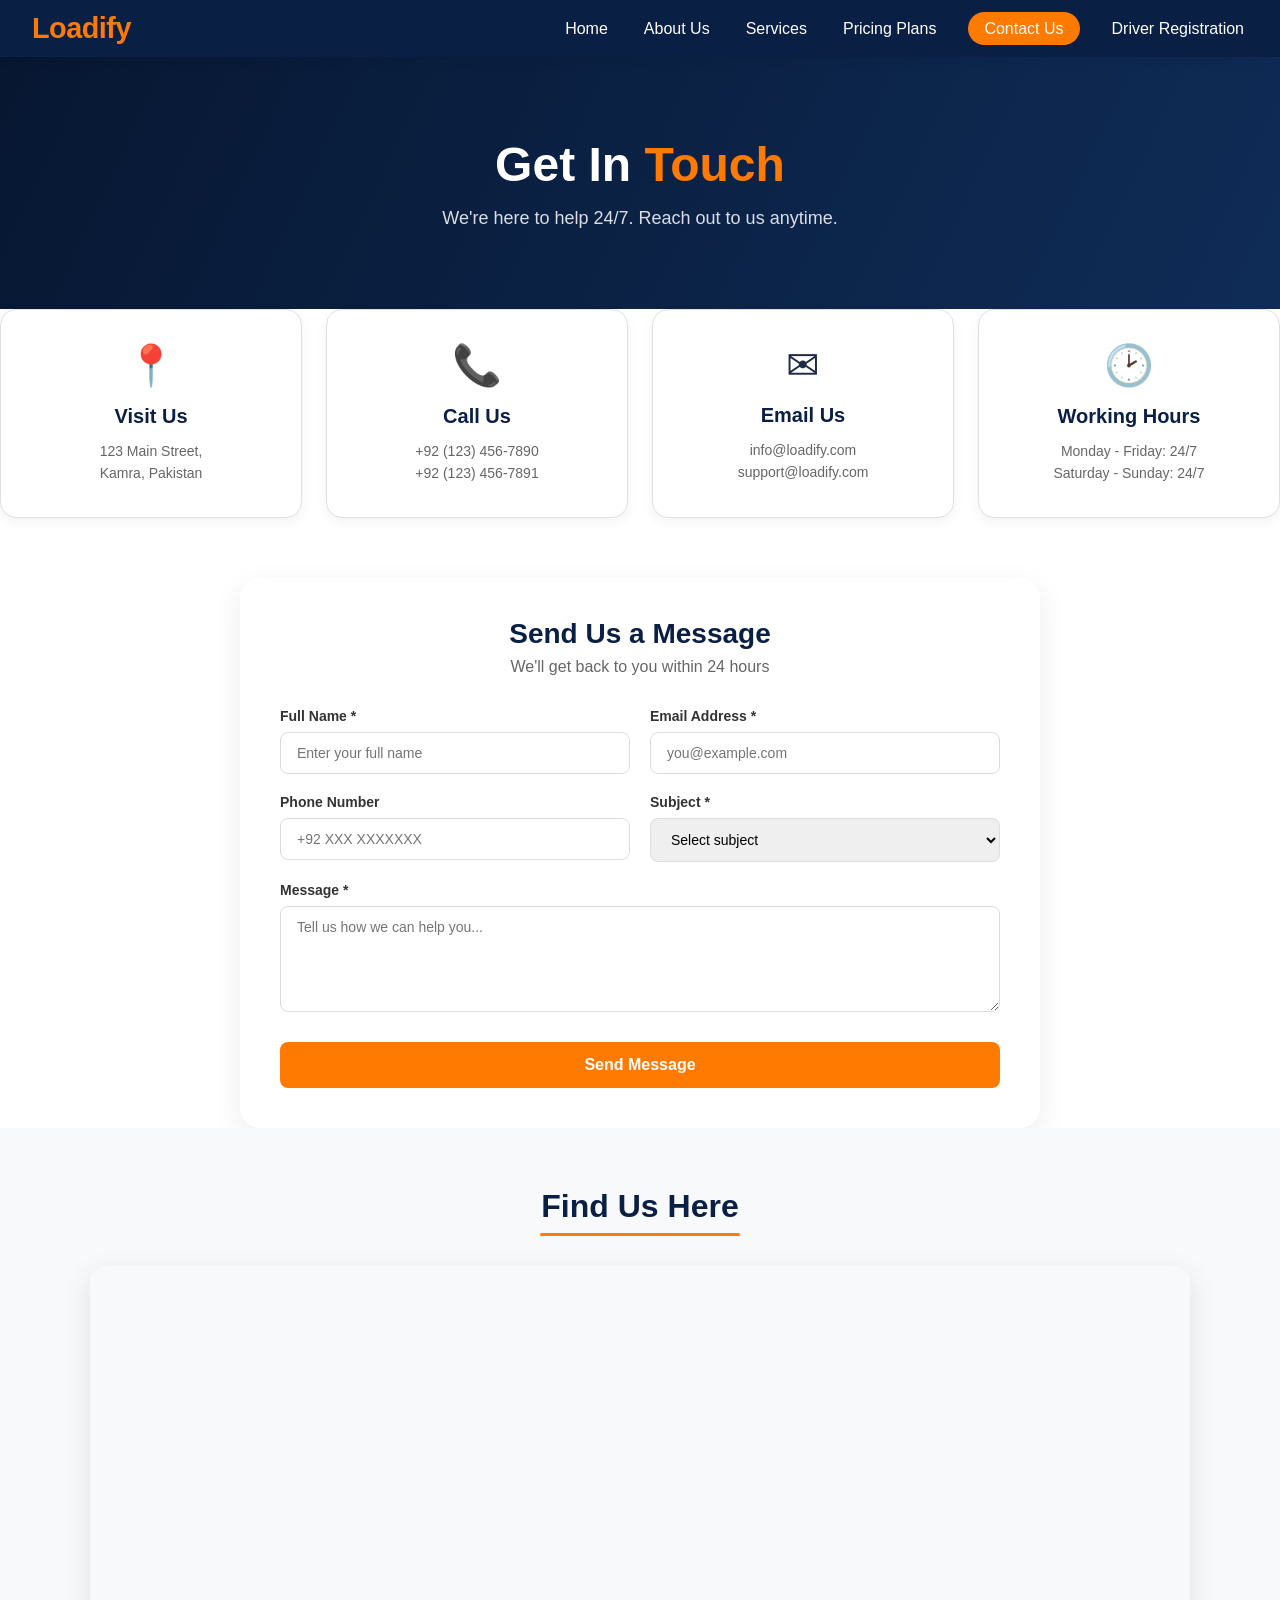
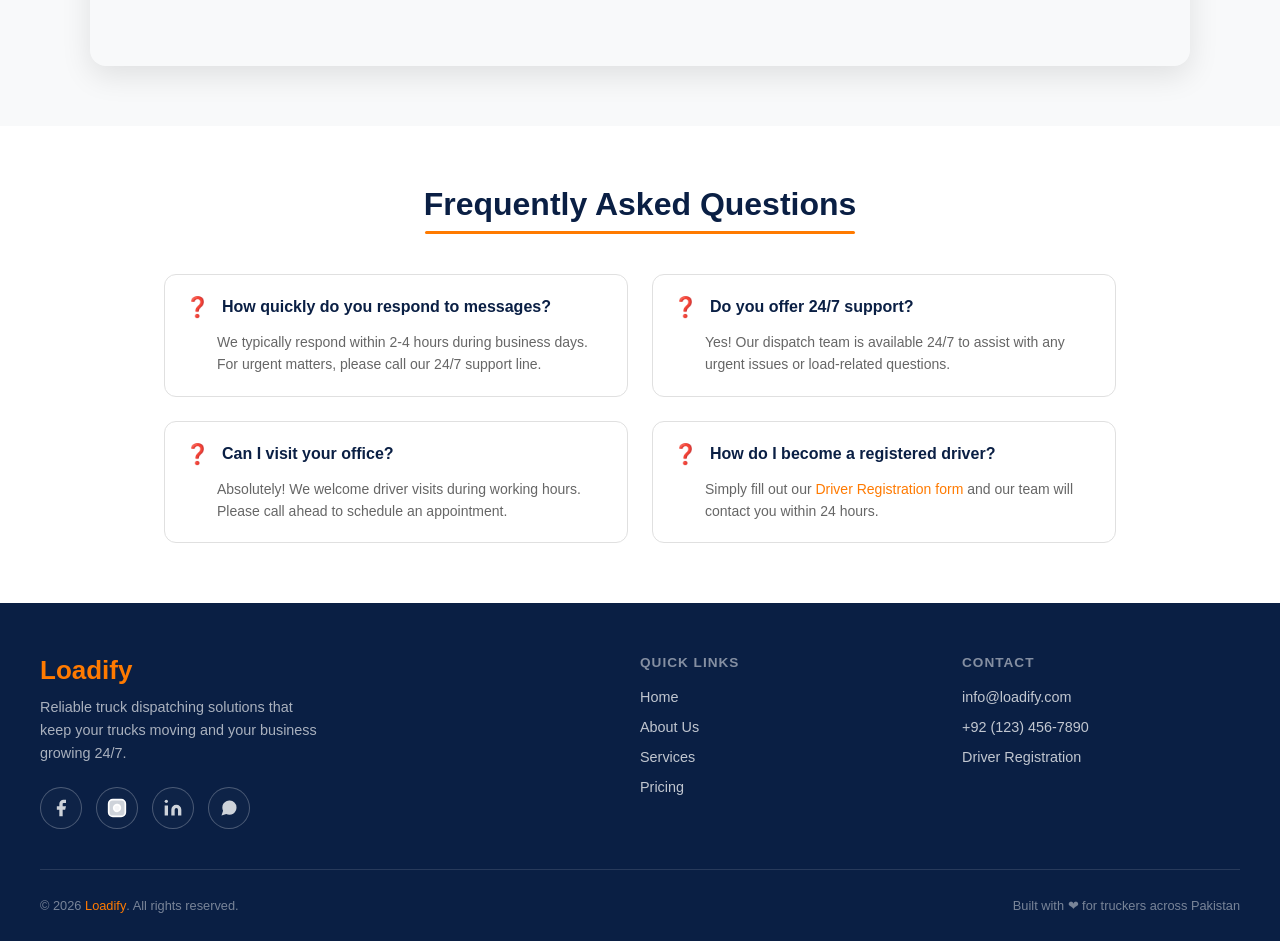
<file: contact.html>
<!DOCTYPE html>
<html lang="en">

<head>
    <meta charset="UTF-8">
    <meta name="viewport" content="width=device-width, initial-scale=1.0">
    <title>Contact Us - Loadify</title>
    <link rel="stylesheet" href="./style/nav.css">
    <link rel="stylesheet" href="./style/contact.css">
    <link rel="stylesheet" href="./style/footer.css">

    <link rel="icon" href="./assets/images/Truck1.jpg">
</head>

<body>
    <header class="heading">
        <h2>Loadify</h2>
        <div class="navbar">
            <ul>
                <li><a href="index.html">Home</a></li>
                <li><a href="index.html#about">About Us</a></li>
                <li><a href="services.html">Services</a></li>
                <li><a href="pricing.html">Pricing Plans</a></li>
                <li><a href="contact.html" class="active">Contact Us</a></li>
                <li><a href="driver.html">Driver Registration</a></li>
            </ul>
        </div>
    </header>

    <!-- Hero Section -->
    <section class="contact-hero">
        <h1>Get In <span>Touch</span></h1>
        <p>We're here to help 24/7. Reach out to us anytime.</p>
    </section>

    <!-- Contact Section -->
<div class="contact-info">
    <div class="info-card">
        <div class="info-icon">&#128205;</div>
        <h3>Visit Us</h3>
        <p>123 Main Street,<br>Kamra, Pakistan</p>
    </div>

    <div class="info-card">
        <div class="info-icon">&#128222;</div>
        <h3>Call Us</h3>
        <p>+92 (123) 456-7890<br>+92 (123) 456-7891</p>
    </div>

    <div class="info-card">
        <div class="info-icon">&#9993;</div>
        <h3>Email Us</h3>
        <p>info@loadify.com<br>support@loadify.com</p>
    </div>

    <div class="info-card">
        <div class="info-icon">&#128337;</div>  
        <h3>Working Hours</h3>
        <p>Monday - Friday: 24/7<br>Saturday - Sunday: 24/7</p>
    </div>
</div>

        <!-- Contact Form -->
        <div class="contact-form-container">
            <div class="form-header">
                <h2>Send Us a Message</h2>
                <p>We'll get back to you within 24 hours</p>
            </div>

            <form class="contact-form" id="contactForm">
                <div class="form-row">
                    <div class="form-group">
                        <label for="name">Full Name *</label>
                        <input type="text" id="name" name="name" required placeholder="Enter your full name">
                    </div>
                    <div class="form-group">
                        <label for="email">Email Address *</label>
                        <input type="email" id="email" name="email" required placeholder="you@example.com">
                    </div>
                </div>

                <div class="form-row">
                    <div class="form-group">
                        <label for="phone">Phone Number</label>
                        <input type="tel" id="phone" name="phone" placeholder="+92 XXX XXXXXXX">
                    </div>
                    <div class="form-group">
                        <label for="subject">Subject *</label>
                        <select id="subject" name="subject" required>
                            <option value="">Select subject</option>
                            <option value="general">General Inquiry</option>
                            <option value="support">Support Request</option>
                            <option value="partnership">Partnership Opportunity</option>
                            <option value="billing">Billing Question</option>
                            <option value="other">Other</option>
                        </select>
                    </div>
                </div>

                <div class="form-group">
                    <label for="message">Message *</label>
                    <textarea id="message" name="message" rows="5" required
                        placeholder="Tell us how we can help you..."></textarea>
                </div>

                <button type="submit" class="submit-btn">Send Message</button>
            </form>
        </div>
    </section>

    <!-- Map Section -->
    <section class="map-section">
        <h2>Find Us Here</h2>
        <div class="section-accent"></div>
        <div class="map-container">
            <iframe
                src="https://www.google.com/maps/embed?pb=!1m18!1m12!1m3!1d28955.668470918923!2d67.0011!3d24.8607!2m3!1f0!2f0!3f0!3m2!1i1024!2i768!4f13.1!3m3!1m2!1s0x3eb33e0666b8b2b1%3A0x8b7c8b2b1b2b1b2!2sKarachi!5e0!3m2!1sen!2s!4v1700000000000!5m2!1sen!2s"
                width="100%" height="400" style="border:0;" allowfullscreen="" loading="lazy">
            </iframe>
        </div>
    </section>

    <!-- FAQ Section -->
    <section class="contact-faq">
        <h2>Frequently Asked Questions</h2>
        <div class="section-accent-ques"></div>
        <div class="faq-grid">
            <div class="faq-item">
                <div class="faq-question">
                    <span>&#10067;</span>
                    <h4>How quickly do you respond to messages?</h4>
                </div>
                <div class="faq-answer">
                    <p>We typically respond within 2-4 hours during business days. For urgent matters, please call our
                        24/7 support line.</p>
                </div>
            </div>
            <div class="faq-item">
                <div class="faq-question">
                    <span>&#10067;</span>
                    <h4>Do you offer 24/7 support?</h4>
                </div>
                <div class="faq-answer">
                    <p>Yes! Our dispatch team is available 24/7 to assist with any urgent issues or load-related
                        questions.</p>
                </div>
            </div>
            <div class="faq-item">
                <div class="faq-question">
                    <span>&#10067;</span>
                    <h4>Can I visit your office?</h4>
                </div>
                <div class="faq-answer">
                    <p>Absolutely! We welcome driver visits during working hours. Please call ahead to schedule an
                        appointment.</p>
                </div>
            </div>
            <div class="faq-item">
                <div class="faq-question">
                    <span>&#10067;</span>
                    <h4>How do I become a registered driver?</h4>
                </div>
                <div class="faq-answer">
                    <p>Simply fill out our <a href="driver.html">Driver Registration form</a> and our team will contact
                        you within 24 hours.</p>
                </div>
            </div>
        </div>
    </section>

    <footer id="contact">
        <div class="footer-inner">
            <div class="footer-top">
                <div class="footer-brand">
                    <h2>Loadify</h2>
                    <p>Reliable truck dispatching solutions that keep your trucks moving and your business growing
                        24/7.</p>
                    <div class="social-row">
                        <a href="#" class="social-icon">
                            <svg width="18" height="18" viewBox="0 0 24 24" fill="white">
                                <path d="M18 2h-3a5 5 0 0 0-5 5v3H7v4h3v8h4v-8h3l1-4h-4V7a1 1 0 0 1 1-1h3z" />
                            </svg>
                        </a>
                        <a href="#" class="social-icon">
                            <svg width="18" height="18" viewBox="0 0 24 24" fill="none" stroke="white" stroke-width="2">
                                <rect x="2" y="2" width="20" height="20" rx="5" ry="5" />
                                <path d="M16 11.37A4 4 0 1 1 12.63 8 4 4 0 0 1 16 11.37z" />
                                <line x1="17.5" y1="6.5" x2="17.51" y2="6.5" />
                            </svg>
                        </a>
                        <a href="#" class="social-icon">
                            <svg width="18" height="18" viewBox="0 0 24 24" fill="white">
                                <path
                                    d="M16 8a6 6 0 0 1 6 6v7h-4v-7a2 2 0 0 0-2-2 2 2 0 0 0-2 2v7h-4v-7a6 6 0 0 1 6-6z" />
                                <rect x="2" y="9" width="4" height="12" />
                                <circle cx="4" cy="4" r="2" />
                            </svg>
                        </a>
                        <a href="https://wa.me/1234567890" class="social-icon">
                            <svg width="18" height="18" viewBox="0 0 24 24" fill="white">
                                <path
                                    d="M21 11.5a8.38 8.38 0 0 1-.9 3.8 8.5 8.5 0 0 1-7.6 4.7 8.38 8.38 0 0 1-3.8-.9L3 21l1.9-5.7a8.38 8.38 0 0 1-.9-3.8 8.5 8.5 0 0 1 4.7-7.6 8.38 8.38 0 0 1 3.8-.9h.5a8.48 8.48 0 0 1 8 8v.5z" />
                            </svg>
                        </a>
                    </div>
                </div>
                <div class="footer-col">
                    <h4>Quick Links</h4>
                    <ul>
                        <li><a href="index.html">Home</a></li>
                        <li><a href="index.html#about">About Us</a></li>
                        <li><a href="services.html">Services</a></li>
                        <li><a href="pricing.html">Pricing</a></li>
                    </ul>
                </div>
                <div class="footer-col">
                    <h4>Contact</h4>
                    <ul>
                        <li><a href="mailto:info@loadify.com">info@loadify.com</a></li>
                        <li><a href="tel:+921234567890">+92 (123) 456-7890</a></li>
                        <li><a href="driver.html">Driver Registration</a></li>
                    </ul>
                </div>
            </div>
            <div class="footer-bottom">
                <p>© 2026 <span>Loadify</span>. All rights reserved.</p>
                <p>Built with &#10084; for truckers across Pakistan</p>
            </div>
        </div>
    </footer>
</body>

</html>
</file>
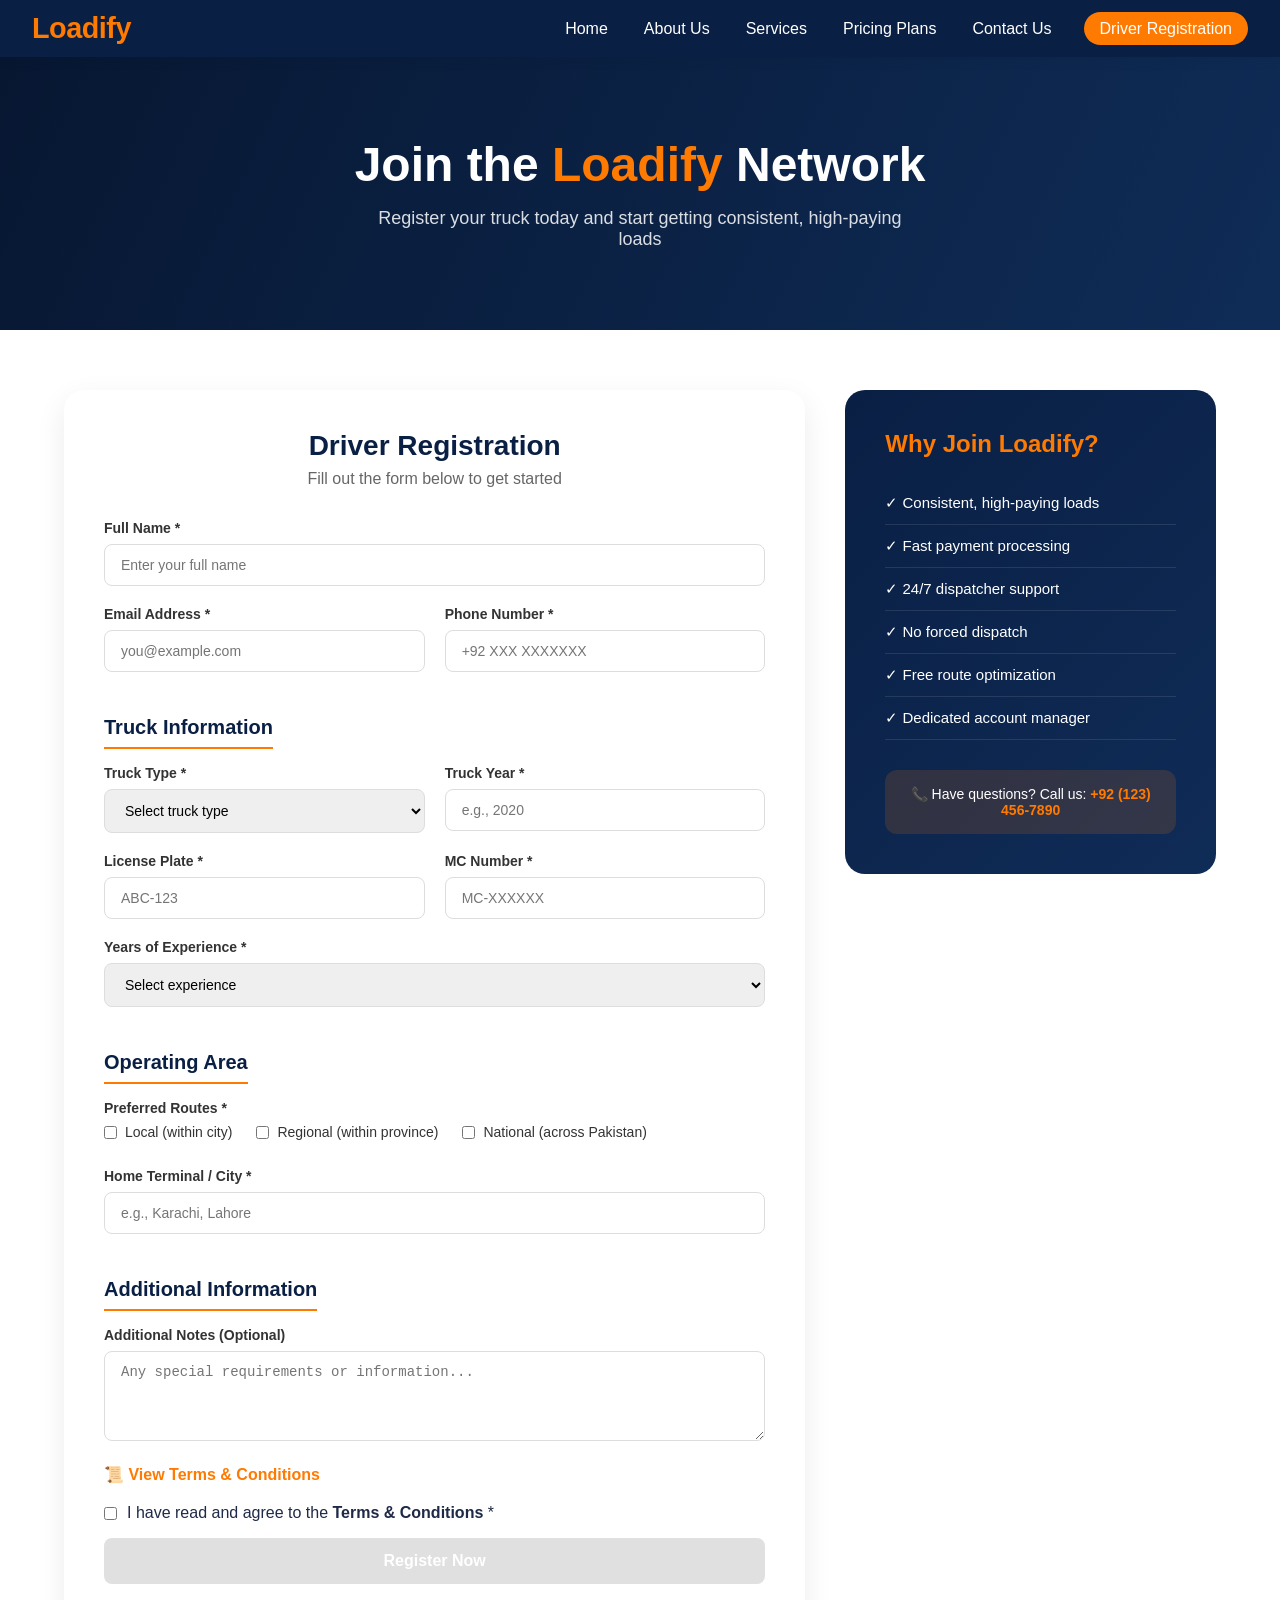
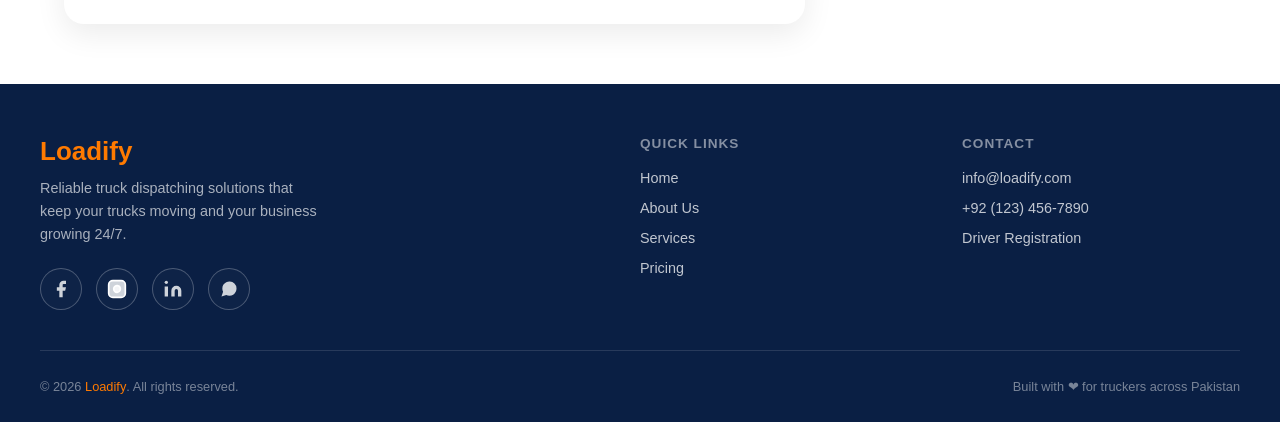
<file: driver.html>
<!DOCTYPE html>
<html lang="en">

<head>
    <meta charset="UTF-8">
    <meta name="viewport" content="width=device-width, initial-scale=1.0">
    <title>Driver Registration - Loadify</title>
    <link rel="stylesheet" href="./style/nav.css">
    <link rel="stylesheet" href="./style/driver.css">
    <link rel="stylesheet" href="./style/footer.css">

    <link rel="icon" href="./assets/images/Truck1.jpg">

</head>

<body>
    <header class="heading">
        <h2>Loadify</h2>
        <div class="navbar">
            <ul>
                <li><a href="index.html">Home</a></li>
                <li><a href="index.html#about">About Us</a></li>
                <li><a href="services.html">Services</a></li>
                <li><a href="pricing.html">Pricing Plans</a></li>
                <li><a href="contact.html">Contact Us</a></li>
                <li><a href="driver.html" class="active">Driver Registration</a></li>
            </ul>
        </div>
    </header>

    <section class="driver-hero">
        <h1>Join the <span>Loadify</span> Network</h1>
        <p>Register your truck today and start getting consistent, high-paying loads</p>
    </section>

    <section class="registration-section">
        <div class="form-container">
            <div class="form-header">
                <h2>Driver Registration</h2>
                <p>Fill out the form below to get started</p>
            </div>

            <form class="driver-form" id="driverForm">
                <div class="form-group">
                    <label for="fullName">Full Name *</label>
                    <input type="text" id="fullName" name="fullName" required placeholder="Enter your full name">
                </div>

                <div class="form-row">
                    <div class="form-group">
                        <label for="email">Email Address *</label>
                        <input type="email" id="email" name="email" required placeholder="you@example.com">
                    </div>
                    <div class="form-group">
                        <label for="phone">Phone Number *</label>
                        <input type="tel" id="phone" name="phone" required placeholder="+92 XXX XXXXXXX">
                    </div>
                </div>

                <h3 class="section-title">Truck Information</h3>

                <div class="form-row">
                    <div class="form-group">
                        <label for="truckType">Truck Type *</label>
                        <select id="truckType" name="truckType" required>
                            <option value="">Select truck type</option>
                            <option value="dryvan">Dry Van</option>
                            <option value="reefer">Reefer</option>
                            <option value="flatbed">Flatbed</option>
                            <option value="stepdeck">Step Deck</option>
                            <option value="lowboy">Lowboy</option>
                        </select>
                    </div>
                    <div class="form-group">
                        <label for="truckYear">Truck Year *</label>
                        <input type="number" id="truckYear" name="truckYear" required placeholder="e.g., 2020">
                    </div>
                </div>

                <div class="form-row">
                    <div class="form-group">
                        <label for="licensePlate">License Plate *</label>
                        <input type="text" id="licensePlate" name="licensePlate" required placeholder="ABC-123">
                    </div>
                    <div class="form-group">
                        <label for="mcNumber">MC Number *</label>
                        <input type="text" id="mcNumber" name="mcNumber" required placeholder="MC-XXXXXX">
                    </div>
                </div>

                <div class="form-group">
                    <label for="experience">Years of Experience *</label>
                    <select id="experience" name="experience" required>
                        <option value="">Select experience</option>
                        <option value="0-1">Less than 1 year</option>
                        <option value="1-3">1-3 years</option>
                        <option value="3-5">3-5 years</option>
                        <option value="5-10">5-10 years</option>
                        <option value="10+">10+ years</option>
                    </select>
                </div>

                <h3 class="section-title">Operating Area</h3>

                <div class="form-group">
                    <label>Preferred Routes *</label>
                    <div class="checkbox-group">
                        <label><input type="checkbox" name="routes" value="local"> Local (within city)</label>
                        <label><input type="checkbox" name="routes" value="regional"> Regional (within province)</label>
                        <label><input type="checkbox" name="routes" value="national"> National (across Pakistan)</label>
                    </div>
                </div>

                <div class="form-group">
                    <label for="homeTerminal">Home Terminal / City *</label>
                    <input type="text" id="homeTerminal" name="homeTerminal" required
                        placeholder="e.g., Karachi, Lahore">
                </div>

                <h3 class="section-title">Additional Information</h3>

                <div class="form-group">
                    <label for="notes">Additional Notes (Optional)</label>
                    <textarea id="notes" name="notes" rows="4"
                        placeholder="Any special requirements or information..."></textarea>
                </div>

                <!-- Terms & Conditions with Dropdown -->
                <div class="terms-container">
                    <a href="#" class="terms-link" id="termsLink">📜 View Terms & Conditions</a>
                    <div class="terms-dropdown" id="termsDropdown">
                        <h3>1. Acceptance of Terms</h3>
                        <p>By registering as a driver with Loadify, you agree to comply with these Terms & Conditions.
                        </p>

                        <h3>2. Services Provided</h3>
                        <p>Loadify provides dispatching services including load finding, rate negotiation, route
                            optimization and payment processing.</p>

                        <h3>3. Driver Responsibilities</h3>
                        <ul>
                            <li>Maintain valid licenses, permits and insurance</li>
                            <li>Follow all traffic laws and safety regulations</li>
                            <li>Communicate promptly about delays or issues</li>
                            <li>Provide accurate documentation for each load</li>
                        </ul>

                        <h3>4. Payment Terms</h3>
                        <p>Loadify charges a commission fee of 8-12% per load. Payments are processed within 7-14
                            business days.</p>

                        <h3>5. Termination</h3>
                        <p>Either party may terminate this agreement with 7 days written notice.</p>

                        <h3>6. Limitation of Liability</h3>
                        <p>Loadify is not liable for lost revenue, delays caused by brokers, or mechanical issues.</p>

                        <h3>7. Privacy Policy</h3>
                        <p>Your personal information will be used solely for dispatching purposes.</p>

                        <h3>8. Governing Law</h3>
                        <p>These terms are governed by the laws of Pakistan.</p>
                    </div>
                </div>

                <div class="checkbox-label">
                    <input type="checkbox" id="termsCheckbox">
                    <span>I have read and agree to the <strong>Terms & Conditions</strong> *</span>
                </div>

                <div class="error-message" id="termsError">
                    &#9888; Please accept the Terms & Conditions to register
                </div>

                <button type="submit" class="submit-btn" id="submitBtn" disabled>Register Now</button>
            </form>
        </div>

        <div class="benefits-sidebar">
            <h3>Why Join Loadify?</h3>
            <ul>
                <li>✓ Consistent, high-paying loads</li>
                <li>✓ Fast payment processing</li>
                <li>✓ 24/7 dispatcher support</li>
                <li>✓ No forced dispatch</li>
                <li>✓ Free route optimization</li>
                <li>✓ Dedicated account manager</li>
            </ul>
            <div class="benefits-note">
                <p>&#128222; Have questions? Call us: <strong>+92 (123) 456-7890</strong></p>
            </div>
        </div>
    </section>

    <footer id="contact">
        <div class="footer-inner">
            <div class="footer-top">
                <div class="footer-brand">
                    <h2>Loadify</h2>
                    <p>Reliable truck dispatching solutions that keep your trucks moving and your business growing
                        24/7.</p>
                    <div class="social-row">
                        <a href="#" class="social-icon">
                            <svg width="18" height="18" viewBox="0 0 24 24" fill="white">
                                <path d="M18 2h-3a5 5 0 0 0-5 5v3H7v4h3v8h4v-8h3l1-4h-4V7a1 1 0 0 1 1-1h3z" />
                            </svg>
                        </a>
                        <a href="#" class="social-icon">
                            <svg width="18" height="18" viewBox="0 0 24 24" fill="none" stroke="white" stroke-width="2">
                                <rect x="2" y="2" width="20" height="20" rx="5" ry="5" />
                                <path d="M16 11.37A4 4 0 1 1 12.63 8 4 4 0 0 1 16 11.37z" />
                                <line x1="17.5" y1="6.5" x2="17.51" y2="6.5" />
                            </svg>
                        </a>
                        <a href="#" class="social-icon">
                            <svg width="18" height="18" viewBox="0 0 24 24" fill="white">
                                <path
                                    d="M16 8a6 6 0 0 1 6 6v7h-4v-7a2 2 0 0 0-2-2 2 2 0 0 0-2 2v7h-4v-7a6 6 0 0 1 6-6z" />
                                <rect x="2" y="9" width="4" height="12" />
                                <circle cx="4" cy="4" r="2" />
                            </svg>
                        </a>
                        <a href="https://wa.me/1234567890" class="social-icon">
                            <svg width="18" height="18" viewBox="0 0 24 24" fill="white">
                                <path
                                    d="M21 11.5a8.38 8.38 0 0 1-.9 3.8 8.5 8.5 0 0 1-7.6 4.7 8.38 8.38 0 0 1-3.8-.9L3 21l1.9-5.7a8.38 8.38 0 0 1-.9-3.8 8.5 8.5 0 0 1 4.7-7.6 8.38 8.38 0 0 1 3.8-.9h.5a8.48 8.48 0 0 1 8 8v.5z" />
                            </svg>
                        </a>
                    </div>
                </div>
                <div class="footer-col">
                    <h4>Quick Links</h4>
                    <ul>
                        <li><a href="index.html">Home</a></li>
                        <li><a href="index.html#about">About Us</a></li>
                        <li><a href="services.html">Services</a></li>
                        <li><a href="pricing.html">Pricing</a></li>
                    </ul>
                </div>
                <div class="footer-col">
                    <h4>Contact</h4>
                    <ul>
                        <li><a href="mailto:info@loadify.com">info@loadify.com</a></li>
                        <li><a href="tel:+921234567890">+92 (123) 456-7890</a></li>
                        <li><a href="driver.html">Driver Registration</a></li>
                    </ul>
                </div>
            </div>
            <div class="footer-bottom">
                <p>© 2026 <span>Loadify</span>. All rights reserved.</p>
                <p>Built with &#10084; for truckers across Pakistan</p>
            </div>
        </div>
    </footer>

    <script src="javascript/driver.js"></script>
</body>

</html>
</file>
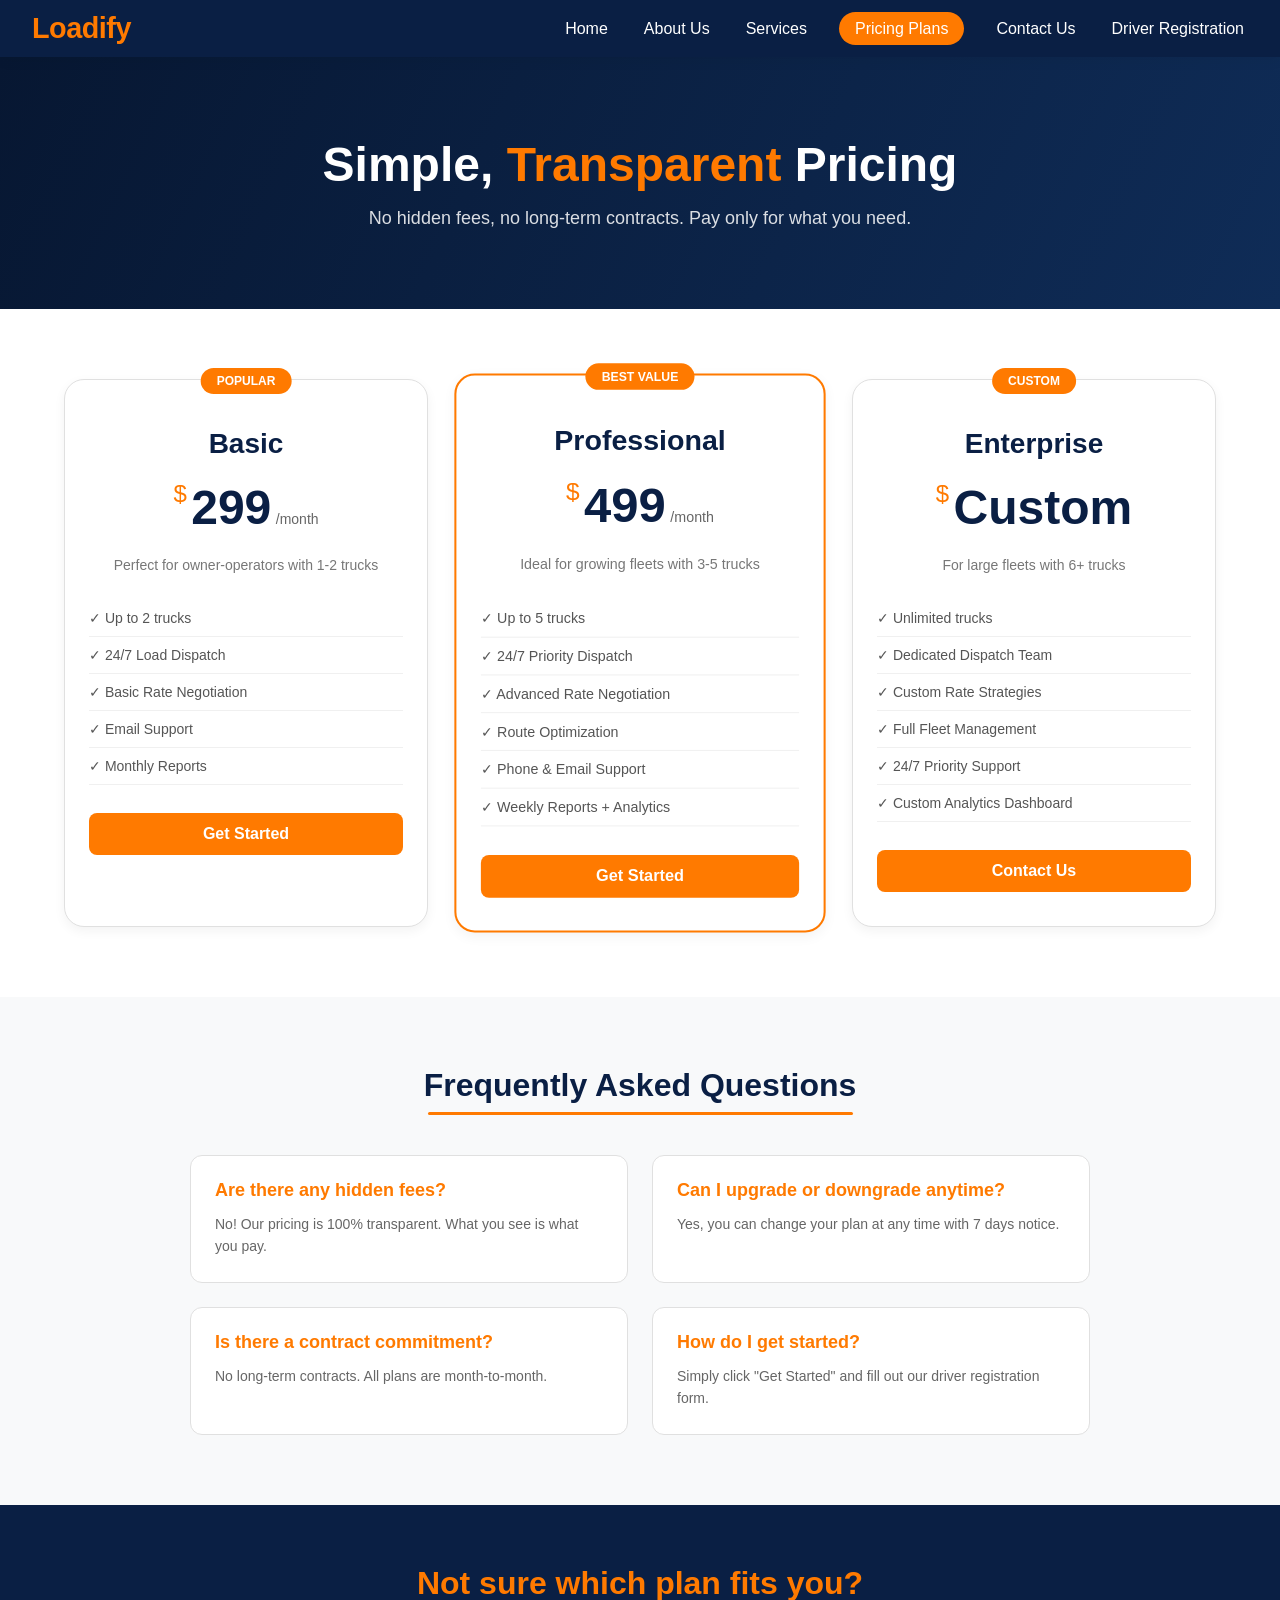
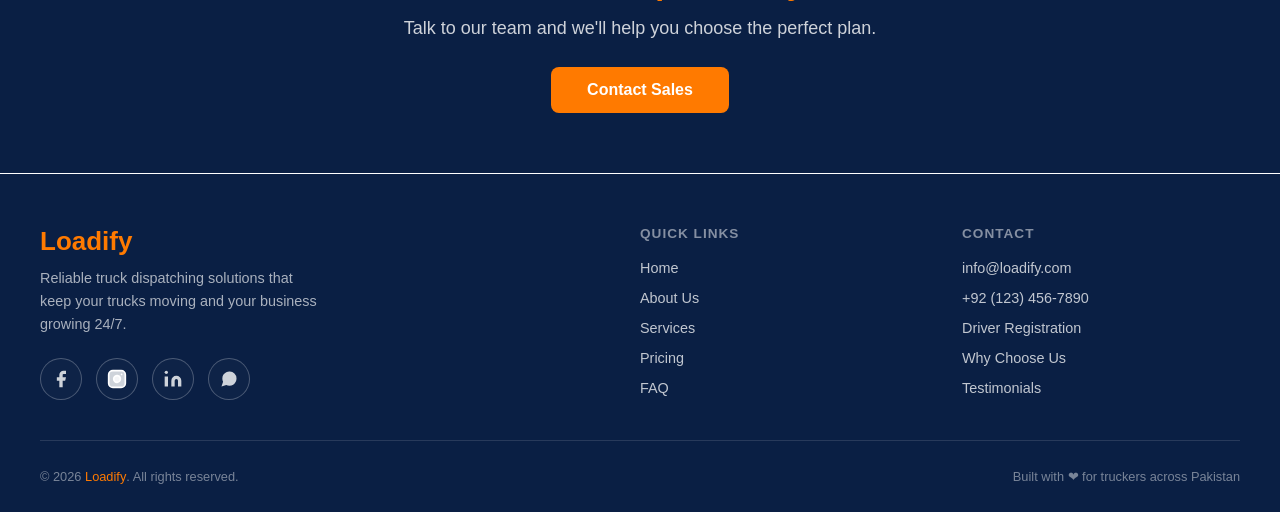
<file: pricing.html>
<!DOCTYPE html>
<html lang="en">

<head>
    <meta charset="UTF-8">
    <meta name="viewport" content="width=device-width, initial-scale=1.0">
    <title>Pricing Plans</title>
    <link rel="stylesheet" href="./style/nav.css">
    <link rel="stylesheet" href="./style/pricing.css">
    <link rel="stylesheet" href="./style/footer.css">

    <link rel="icon" href="./assets/images/Truck1.jpg">
</head>

<body>
    <header class="heading">
        <h2>Loadify</h2>
        <div class="navbar">
            <ul>
                <li><a href="index.html">Home</a></li>
                <li><a href="index.html#about">About Us</a></li>
                <li><a href="services.html">Services</a></li>
                <li><a href="pricing.html" class="active">Pricing Plans</a></li>
                <li><a href="contact.html">Contact Us</a></li>
                <li><a href="driver.html">Driver Registration</a></li>
            </ul>
        </div>
    </header>

    <!-- Hero Section -->
    <section class="pricing-hero">
        <h1>Simple, <span>Transparent</span> Pricing</h1>
        <p>No hidden fees, no long-term contracts. Pay only for what you need.</p>
    </section>

    <!-- Pricing Cards -->
    <section class="pricing-section">
        <div class="pricing-grid">
            
            <!-- Basic Plan -->
            <div class="pricing-card">
                <div class="plan-badge">Popular</div>
                <h3>Basic</h3>
                <div class="price">
                    <span class="currency">$</span>
                    <span class="amount">299</span>
                    <span class="period">/month</span>
                </div>
                <p class="plan-desc">Perfect for owner-operators with 1-2 trucks</p>
                <ul class="plan-features">
                    <li>✓ Up to 2 trucks</li>
                    <li>✓ 24/7 Load Dispatch</li>
                    <li>✓ Basic Rate Negotiation</li>
                    <li>✓ Email Support</li>
                    <li>✓ Monthly Reports</li>
                </ul>
                <a href="driver.html" class="plan-btn">Get Started</a>
            </div>

            <!-- Professional Plan -->
            <div class="pricing-card featured">
                <div class="plan-badge">Best Value</div>
                <h3>Professional</h3>
                <div class="price">
                    <span class="currency">$</span>
                    <span class="amount">499</span>
                    <span class="period">/month</span>
                </div>
                <p class="plan-desc">Ideal for growing fleets with 3-5 trucks</p>
                <ul class="plan-features">
                    <li>✓ Up to 5 trucks</li>
                    <li>✓ 24/7 Priority Dispatch</li>
                    <li>✓ Advanced Rate Negotiation</li>
                    <li>✓ Route Optimization</li>
                    <li>✓ Phone & Email Support</li>
                    <li>✓ Weekly Reports + Analytics</li>
                </ul>
                <a href="driver.html" class="plan-btn">Get Started</a>
            </div>

            <!-- Enterprise Plan -->
            <div class="pricing-card">
                <div class="plan-badge">Custom</div>
                <h3>Enterprise</h3>
                <div class="price">
                    <span class="currency">$</span>
                    <span class="amount">Custom</span>
                </div>
                <p class="plan-desc">For large fleets with 6+ trucks</p>
                <ul class="plan-features">
                    <li>✓ Unlimited trucks</li>
                    <li>✓ Dedicated Dispatch Team</li>
                    <li>✓ Custom Rate Strategies</li>
                    <li>✓ Full Fleet Management</li>
                    <li>✓ 24/7 Priority Support</li>
                    <li>✓ Custom Analytics Dashboard</li>
                </ul>
                <a href="index.html#contact" class="plan-btn">Contact Us</a>
            </div>
        </div>
    </section>

    <!-- FAQ Section -->
    <section class="faq-section">
        <h2>Frequently Asked Questions</h2>
        <div class="section-accent"></div>
        <div class="faq-grid">
            <div class="faq-item">
                <h4>Are there any hidden fees?</h4>
                <p>No! Our pricing is 100% transparent. What you see is what you pay.</p>
            </div>
            <div class="faq-item">
                <h4>Can I upgrade or downgrade anytime?</h4>
                <p>Yes, you can change your plan at any time with 7 days notice.</p>
            </div>
            <div class="faq-item">
                <h4>Is there a contract commitment?</h4>
                <p>No long-term contracts. All plans are month-to-month.</p>
            </div>
            <div class="faq-item">
                <h4>How do I get started?</h4>
                <p>Simply click "Get Started" and fill out our driver registration form.</p>
            </div>
        </div>
    </section>

    <!-- CTA Section -->
    <section class="pricing-cta">
        <h2>Not sure which plan fits you?</h2>
        <p>Talk to our team and we'll help you choose the perfect plan.</p>
        <a href="contact.html" class="cta-btn">Contact Sales</a>
    </section>
    
    <footer id="contact">
        <div class="footer-inner">

            <div class="footer-top">

                <div class="footer-brand">
                    <h2>Loadify</h2>
                    <p>Reliable truck dispatching solutions that keep your trucks moving and your business growing
                        24/7.</p>
                    <div class="social-row">

                        <a href="#" class="social-icon" title="Facebook" aria-label="Facebook">
                            <svg width="18" height="18" viewBox="0 0 24 24" fill="white"
                                xmlns="http://www.w3.org/2000/svg">
                                <path d="M18 2h-3a5 5 0 0 0-5 5v3H7v4h3v8h4v-8h3l1-4h-4V7a1 1 0 0 1 1-1h3z" />
                            </svg>
                        </a>

                        <a href="#" class="social-icon" title="Instagram" aria-label="Instagram">
                            <svg width="18" height="18" viewBox="0 0 24 24" fill="none" stroke="white" stroke-width="2"
                                stroke-linecap="round" stroke-linejoin="round">
                                <rect x="2" y="2" width="20" height="20" rx="5" ry="5" />
                                <path d="M16 11.37A4 4 0 1 1 12.63 8 4 4 0 0 1 16 11.37z" />
                                <line x1="17.5" y1="6.5" x2="17.51" y2="6.5" />
                            </svg>
                        </a>

                        <a href="#" class="social-icon" title="LinkedIn" aria-label="LinkedIn">
                            <svg width="18" height="18" viewBox="0 0 24 24" fill="white"
                                xmlns="http://www.w3.org/2000/svg">
                                <path
                                    d="M16 8a6 6 0 0 1 6 6v7h-4v-7a2 2 0 0 0-2-2 2 2 0 0 0-2 2v7h-4v-7a6 6 0 0 1 6-6z" />
                                <rect x="2" y="9" width="4" height="12" />
                                <circle cx="4" cy="4" r="2" />
                            </svg>
                        </a>

                        <a href="https://wa.me/1234567890" class="social-icon" title="WhatsApp" aria-label="WhatsApp">
                            <svg width="18" height="18" viewBox="0 0 24 24" fill="white"
                                xmlns="http://www.w3.org/2000/svg">
                                <path
                                    d="M21 11.5a8.38 8.38 0 0 1-.9 3.8 8.5 8.5 0 0 1-7.6 4.7 8.38 8.38 0 0 1-3.8-.9L3 21l1.9-5.7a8.38 8.38 0 0 1-.9-3.8 8.5 8.5 0 0 1 4.7-7.6 8.38 8.38 0 0 1 3.8-.9h.5a8.48 8.48 0 0 1 8 8v.5z" />
                            </svg>
                        </a>

                    </div>
                </div>

                <div class="footer-col">
                    <h4>Quick Links</h4>
                    <ul>
                        <li><a href="#home">Home</a></li>
                        <li><a href="#about">About Us</a></li>
                        <li><a href="services.html">Services</a></li>
                        <li><a href="pricing.html">Pricing</a></li>
                        <li><a href="#faq">FAQ</a></li>
                    </ul>
                </div>

                <div class="footer-col">
                    <h4>Contact</h4>
                    <ul>
                        <li><a href="mailto:info@loadify.com">info@loadify.com</a></li>
                        <li><a href="tel:+921234567890">+92 (123) 456-7890</a></li>
                        <li><a href="driver.html" target="_blank">Driver Registration</a></li>
                        <li><a href="#why-us">Why Choose Us</a></li>
                        <li><a href="#testimonials">Testimonials</a></li>
                    </ul>
                </div>

            </div>

            <div class="footer-bottom">
                <p>© 2026 <span>Loadify</span>. All rights reserved.</p>
                <p>Built with &#10084; for truckers across Pakistan</p>
            </div>

        </div>
    </footer>
</body>
</html>
</file>
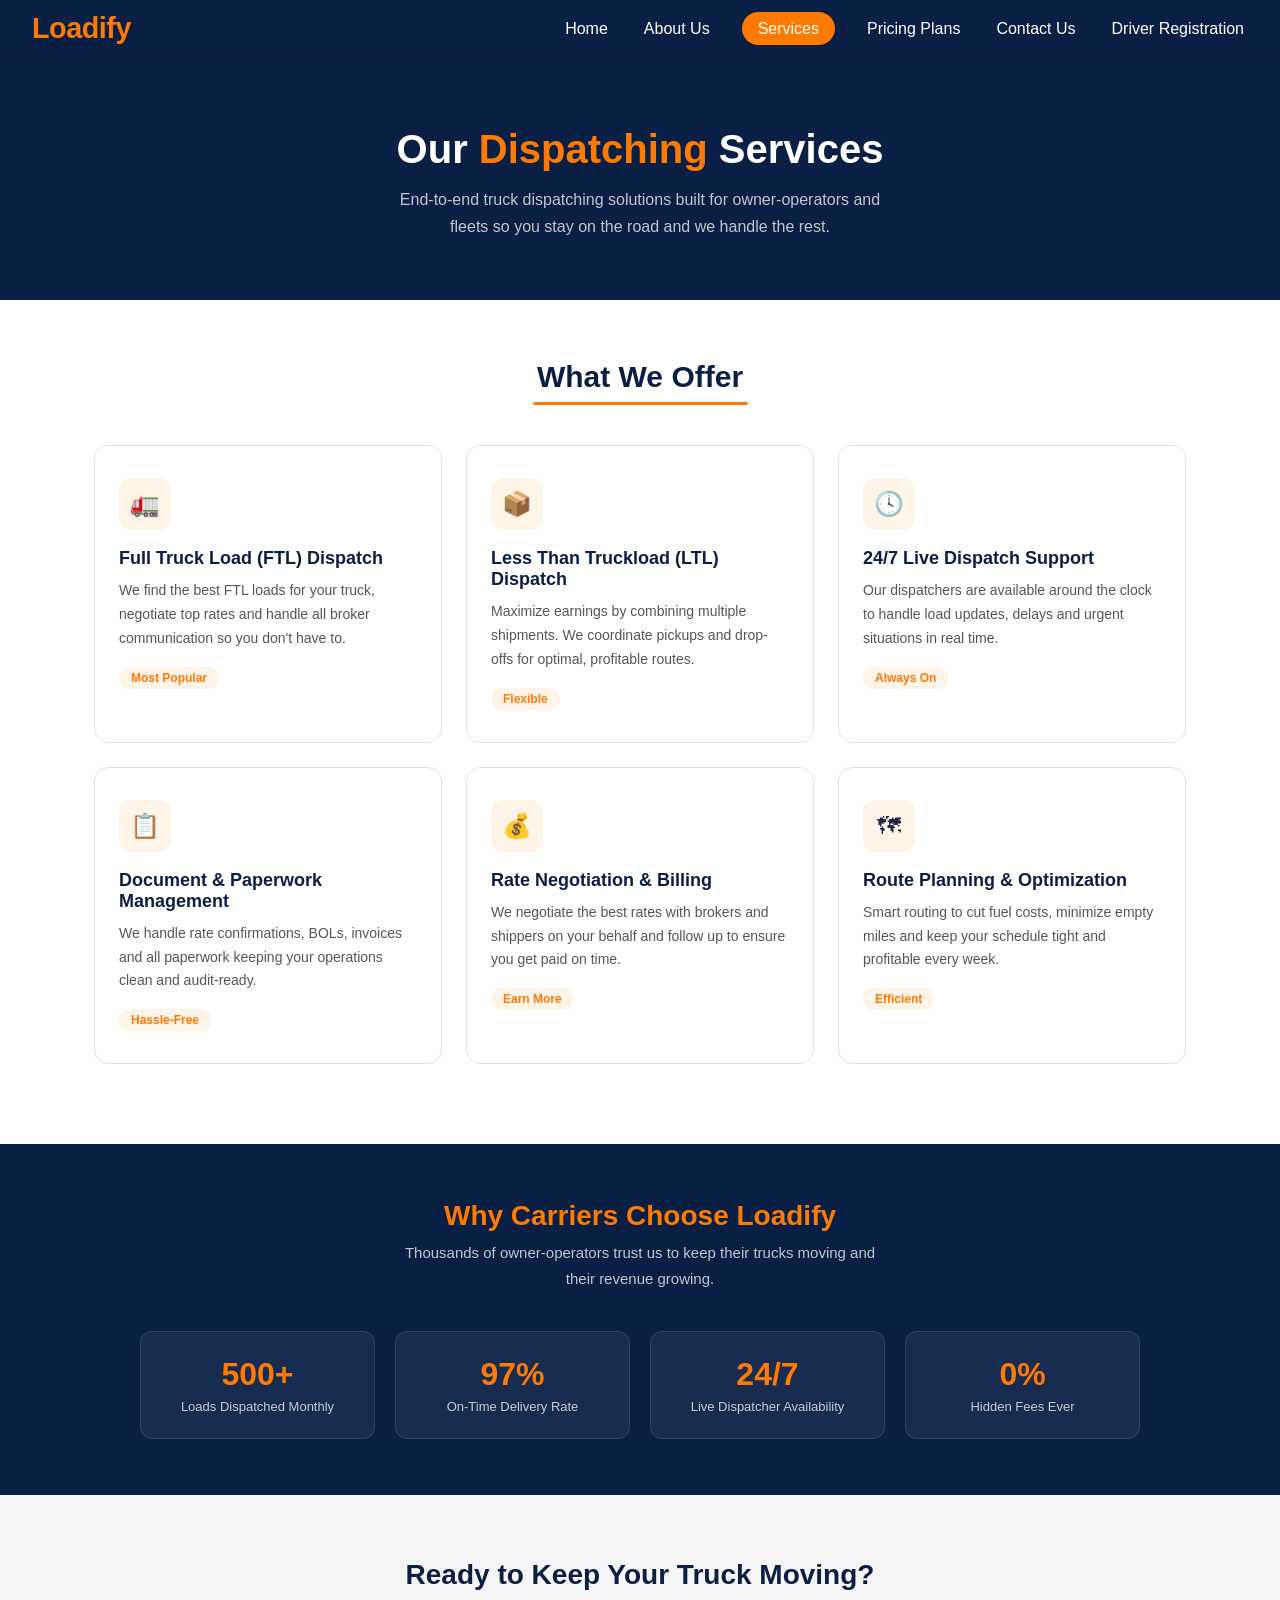
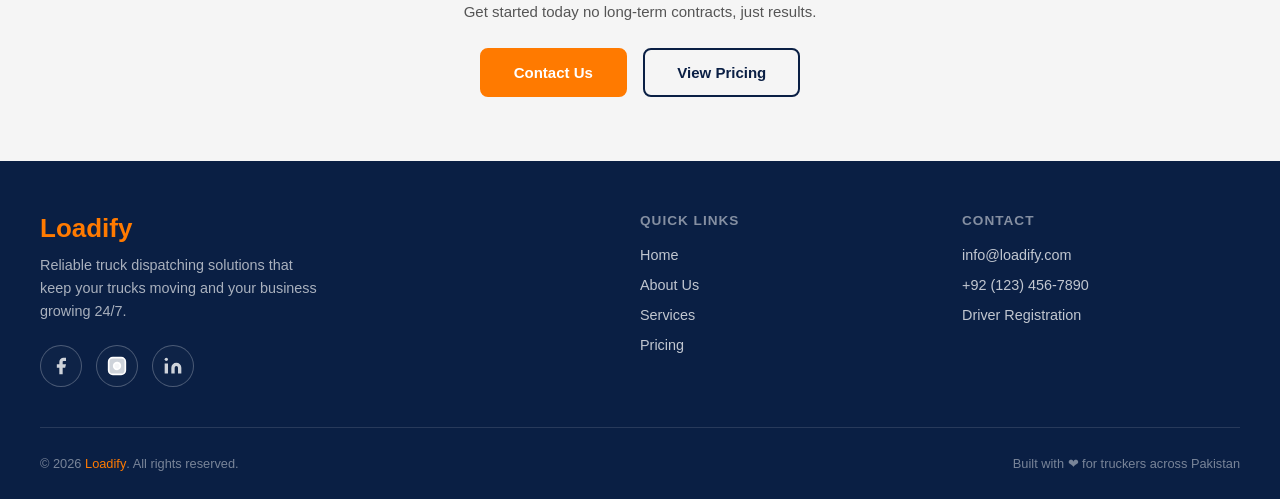
<file: services.html>
<!DOCTYPE html>
<html lang="en">

<head>
  <meta charset="UTF-8" />
  <meta name="viewport" content="width=device-width, initial-scale=1.0" />
  <title>Services Loadify</title>
  <link rel="stylesheet" href="style/nav.css" />
  <link rel="stylesheet" href="style/servicesOwn.css" />
  <link rel="stylesheet" href="style/footer.css" />

  <link rel="icon" href="./assets/images/Truck1.jpg">
</head>

<body>

  <!-- NAVIGATION -->
  <header class="heading">
    <h2>Loadify</h2>
    <div class="navbar">
      <ul>
        <li><a href="index.html">Home</a></li>
        <li><a href="index.html#about">About Us</a></li>
        <li><a href="services.html" class="active">Services</a></li>
        <li><a href="pricing.html">Pricing Plans</a></li>
        <li><a href="contact.html">Contact Us</a></li>
        <li><a href="driver.html">Driver Registration</a></li>
      </ul>
    </div>
  </header>

  <!-- HERO SECTION -->
  <section class="services-hero">
    <h1>Our <span>Dispatching</span> Services</h1>
    <p>End-to-end truck dispatching solutions built for owner-operators and fleets so you stay on the road and we
      handle the rest.</p>
  </section>

  <!-- SERVICES CARDS SECTION -->
  <section class="services-section">
    <h2>What We Offer</h2>
    <div class="section-accent"></div>

    <div class="cards-grid">
      <div class="service-card">
        <div class="card-icon">&#128667;</div>
        <h3>Full Truck Load (FTL) Dispatch</h3>
        <p>We find the best FTL loads for your truck, negotiate top rates and handle all broker communication so you
          don't have to.</p>
        <span class="card-tag">Most Popular</span>
      </div>

      <div class="service-card">
        <div class="card-icon">&#128230;</div>
        <h3>Less Than Truckload (LTL) Dispatch</h3>
        <p>Maximize earnings by combining multiple shipments. We coordinate pickups and drop-offs for optimal,
          profitable routes.</p>
        <span class="card-tag">Flexible</span>
      </div>

      <div class="service-card">
        <div class="card-icon">&#128339</div>
        <h3>24/7 Live Dispatch Support</h3>
        <p>Our dispatchers are available around the clock to handle load updates, delays and urgent situations in real
          time.</p>
        <span class="card-tag">Always On</span>
      </div>

      <div class="service-card">
        <div class="card-icon">&#128203;</div>
        <h3>Document & Paperwork Management</h3>
        <p>We handle rate confirmations, BOLs, invoices and all paperwork keeping your operations clean and
          audit-ready.</p>
        <span class="card-tag">Hassle-Free</span>
      </div>

      <div class="service-card">
        <div class="card-icon">&#128176;</div>
        <h3>Rate Negotiation & Billing</h3>
        <p>We negotiate the best rates with brokers and shippers on your behalf and follow up to ensure you get paid on
          time.</p>
        <span class="card-tag">Earn More</span>
      </div>

      <div class="service-card">
        <div class="card-icon">&#128506;</div>
        <h3>Route Planning & Optimization</h3>
        <p>Smart routing to cut fuel costs, minimize empty miles and keep your schedule tight and profitable every
          week.</p>
        <span class="card-tag">Efficient</span>
      </div>
    </div>
  </section>

  <!-- WHY US SECTION -->
  <div class="why-strip">
    <h2>Why Carriers Choose Loadify</h2>
    <p>Thousands of owner-operators trust us to keep their trucks moving and their revenue growing.</p>
    <div class="why-grid">
      <div class="why-item">
        <div class="why-num">500+</div>
        <p>Loads Dispatched Monthly</p>
      </div>
      <div class="why-item">
        <div class="why-num">97%</div>
        <p>On-Time Delivery Rate</p>
      </div>
      <div class="why-item">
        <div class="why-num">24/7</div>
        <p>Live Dispatcher Availability</p>
      </div>
      <div class="why-item">
        <div class="why-num">0%</div>
        <p>Hidden Fees Ever</p>
      </div>
    </div>
  </div>

  <!-- CTA SECTION -->
  <section class="cta-section">
    <h2>Ready to Keep Your Truck Moving?</h2>
    <p>Get started today no long-term contracts, just results.</p>
    <a href="contact.html" class="btn">Contact Us</a>
    <a href="pricing.html" class="btn btn-outline">View Pricing</a>
  </section>

  <!-- FOOTER -->
  <footer id="contact">
    <div class="footer-inner">
      <div class="footer-top">
        <div class="footer-brand">
          <h2>Loadify</h2>
          <p>Reliable truck dispatching solutions that keep your trucks moving and your business growing 24/7.</p>
          <div class="social-row">
            <a href="#" class="social-icon">
              <svg width="18" height="18" viewBox="0 0 24 24" fill="white">
                <path d="M18 2h-3a5 5 0 0 0-5 5v3H7v4h3v8h4v-8h3l1-4h-4V7a1 1 0 0 1 1-1h3z" />
              </svg>
            </a>
            <a href="#" class="social-icon">
              <svg width="18" height="18" viewBox="0 0 24 24" fill="none" stroke="white" stroke-width="2">
                <rect x="2" y="2" width="20" height="20" rx="5" ry="5" />
                <path d="M16 11.37A4 4 0 1 1 12.63 8 4 4 0 0 1 16 11.37z" />
                <line x1="17.5" y1="6.5" x2="17.51" y2="6.5" />
              </svg>
            </a>
            <a href="#" class="social-icon">
              <svg width="18" height="18" viewBox="0 0 24 24" fill="white">
                <path d="M16 8a6 6 0 0 1 6 6v7h-4v-7a2 2 0 0 0-2-2 2 2 0 0 0-2 2v7h-4v-7a6 6 0 0 1 6-6z" />
                <rect x="2" y="9" width="4" height="12" />
                <circle cx="4" cy="4" r="2" />
              </svg>
            </a>
          </div>
        </div>

        <div class="footer-col">
          <h4>Quick Links</h4>
          <ul>
            <li><a href="index.html">Home</a></li>
            <li><a href="index.html#about">About Us</a></li>
            <li><a href="services.html">Services</a></li>
            <li><a href="pricing.html">Pricing</a></li>
          </ul>
        </div>

        <div class="footer-col">
          <h4>Contact</h4>
          <ul>
            <li><a href="mailto:info@loadify.com">info@loadify.com</a></li>
            <li><a href="tel:+921234567890">+92 (123) 456-7890</a></li>
            <li><a href="driver.html">Driver Registration</a></li>
          </ul>
        </div>
      </div>

      <div class="footer-bottom">
        <p>© 2026 <span>Loadify</span>. All rights reserved.</p>
        <p>Built with &#10084; for truckers across Pakistan</p>
      </div>
    </div>
  </footer>

</body>

</html>
</file>
<file: style/nav.css>
/* ===== NAVIGATION STYLES - Shared across all pages ===== */

* {
  margin: 0;
  padding: 0;
  box-sizing: border-box;
}

html {
  scroll-behavior: smooth;
}

body {
  font-family: 'Segoe UI', Roboto, 'Helvetica Neue', Arial, sans-serif;
  background-color: #ffffff;
  color: #1e2a47;
}

/* Header / Navbar Container */
.heading {
  background-color: #0a1f44;
  color: white;
  display: flex;
  justify-content: space-between;
  align-items: center;
  flex-wrap: wrap;
  padding: 0 32px;
  position: sticky;
  top: 0;
  z-index: 100;
  box-shadow: 0 4px 12px rgba(0, 0, 0, 0.05);
}

.heading h2 {
  color: #ff7a00;
  font-size: 1.8rem;
  padding: 12px 0;
  margin: 0;
  letter-spacing: -0.5px;
}

/* Navigation Menu */
.navbar ul {
  list-style: none;
  display: flex;
  gap: 28px;
  margin: 0;
  padding: 0;
  align-items: center;
}

.navbar a {
  text-decoration: none;
  color: white;
  font-weight: 500;
  padding: 8px 4px;
  font-size: 1rem;
  border-radius: 30px;
  transition: all 0.25s ease;
}

.navbar a:hover {
  background-color: #ff7a00;
  padding: 8px 16px;
}

/* Active page indicator */
.navbar a.active {
  background-color: #ff7a00;
  padding: 8px 16px;
}

/* ? ================= RESPONSIVE DESIGN ================= */
@media (max-width: 800px) {
  .heading {
    flex-direction: column;
    padding: 12px 20px;
  }
  
  .navbar ul {
    gap: 18px;
    flex-wrap: wrap;
    justify-content: center;
    margin-top: 6px;
  }
  
  .navbar a {
    font-size: 0.9rem;
  }
  
  .navbar a:hover,
  .navbar a.active {
    padding: 6px 14px;
  }
}

@media (max-width: 480px) {
  .heading h2 {
    font-size: 1.5rem;
  }
  
  .navbar ul {
    gap: 12px;
  }
  
  .navbar a {
    font-size: 0.8rem;
  }
}
</file>
<file: style/contact.css>
/* ! Contact Hero Section */
.contact-hero {
    background: linear-gradient(115deg, #071732 0%, #0f2c57 100%);
    color: white;
    text-align: center;
    padding: 80px 24px;
}

.contact-hero h1 {
    font-size: 48px;
    margin-bottom: 16px;
}

.contact-hero h1 span {
    color: #ff7a00;
}

.contact-hero p {
    font-size: 18px;
    color: rgba(255, 255, 255, 0.85);
    max-width: 550px;
    margin: 0 auto;
}

/* ! Contact Info Cards */
.contact-section {
    max-width: 1200px;
    margin: 60px auto;
    padding: 0 24px;
}

.contact-info {
    display: grid;
    grid-template-columns: repeat(4, 1fr);
    gap: 24px;
    margin-bottom: 60px;
}

.info-card {
    background: white;
    border-radius: 16px;
    padding: 32px 24px;
    text-align: center;
    transition: all 0.3s ease;
    border: 1px solid #e0e0e0;
    box-shadow: 0 4px 12px rgba(0, 0, 0, 0.05);
}

.info-card:hover {
    transform: translateY(-5px);
    border-color: #ff7a00;
    box-shadow: 0 12px 24px rgba(255, 122, 0, 0.1);
}

.info-icon {
    font-size: 40px;
    margin-bottom: 16px;
}

.info-card h3 {
    color: #0a1f44;
    font-size: 20px;
    margin-bottom: 12px;
}

.info-card p {
    color: #666;
    font-size: 14px;
    line-height: 1.6;
}

/* ! Contact Form */
.contact-form-container {
    background: white;
    border-radius: 20px;
    padding: 40px;
    box-shadow: 0 10px 30px rgba(0, 0, 0, 0.08);
    max-width: 800px;
    margin: 0 auto;
}

.form-header {
    text-align: center;
    margin-bottom: 32px;
}

.form-header h2 {
    color: #0a1f44;
    font-size: 28px;
    margin-bottom: 8px;
}

.form-header p {
    color: #666;
}

.contact-form {
    display: flex;
    flex-direction: column;
    gap: 20px;
}

.form-row {
    display: grid;
    grid-template-columns: 1fr 1fr;
    gap: 20px;
}

.form-group {
    display: flex;
    flex-direction: column;
}

.form-group label {
    color: #333;
    font-weight: 600;
    margin-bottom: 8px;
    font-size: 14px;
}

.form-group input,
.form-group select,
.form-group textarea {
    padding: 12px 16px;
    border: 1px solid #ddd;
    border-radius: 8px;
    font-size: 14px;
    transition: all 0.3s ease;
    font-family: inherit;
}

.form-group input:focus,
.form-group select:focus,
.form-group textarea:focus {
    outline: none;
    border-color: #ff7a00;
    box-shadow: 0 0 0 3px rgba(255, 122, 0, 0.1);
}

.submit-btn {
    background: #ff7a00;
    color: white;
    border: none;
    padding: 14px 32px;
    border-radius: 8px;
    font-size: 16px;
    font-weight: 600;
    cursor: pointer;
    transition: all 0.3s ease;
    margin-top: 10px;
}

.submit-btn:hover {
    background: #0a1f44;
    transform: translateY(-2px);
}

/* ! Map Section */
.map-section {
    padding: 60px 24px;
    background: #f8f9fa;
    text-align: center;
}

.map-section h2 {
    color: #0a1f44;
    font-size: 32px;
    margin-bottom: 8px;
}

.section-accent,
.section-accent-ques {
    height: 3px;
    background: #ff7a00;
    margin: 0 auto 30px;
    border-radius: 10px;
    max-width: 90%;
}

.section-accent {
    width: 200px;
}
.section-accent-ques {
    width: 430px;
}

.map-container {
    max-width: 1100px;
    margin: 0 auto;
    border-radius: 16px;
    overflow: hidden;
    box-shadow: 0 10px 30px rgba(0, 0, 0, 0.1);
}

.map-container iframe {
    display: block;
}

/* ! FAQ Section */
.contact-faq {
    padding: 60px 24px;
    max-width: 1000px;
    margin: 0 auto;
    text-align: center;
}

.contact-faq h2 {
    color: #0a1f44;
    font-size: 32px;
    margin-bottom: 8px;
}

.faq-grid {
    display: grid;
    grid-template-columns: repeat(2, 1fr);
    gap: 24px;
    text-align: left;
    margin-top: 40px;
}

.faq-item {
    background: white;
    border-radius: 12px;
    padding: 20px;
    border: 1px solid #e0e0e0;
    transition: all 0.3s ease;
}

.faq-item:hover {
    border-color: #ff7a00;
    box-shadow: 0 8px 20px rgba(0, 0, 0, 0.05);
}

.faq-question {
    display: flex;
    align-items: center;
    gap: 12px;
    margin-bottom: 12px;
}

.faq-question span {
    font-size: 20px;
}

.faq-question h4 {
    color: #0a1f44;
    font-size: 16px;
    margin: 0;
}

.faq-answer p {
    color: #666;
    font-size: 14px;
    line-height: 1.6;
    margin: 0;
    padding-left: 32px;
}

.faq-answer a {
    color: #ff7a00;
    text-decoration: none;
}

.faq-answer a:hover {
    text-decoration: underline;
}

/* ? ================= RESPONSIVE DESIGN ================= */
@media (max-width: 900px) {
    .contact-info {
        grid-template-columns: repeat(2, 1fr);
    }
    
    .faq-grid {
        grid-template-columns: 1fr;
    }

    .section-accent {
        width: 160px;
    }

    .section-accent-ques {
        width: 320px;
    }
}

@media (max-width: 600px) {
    .contact-hero h1 {
        font-size: 32px;
    }
    
    .contact-info {
        grid-template-columns: 1fr;
        gap: 16px;
    }
    
    .contact-form-container {
        padding: 24px;
    }
    
    .form-row {
        grid-template-columns: 1fr;
        gap: 16px;
    }
    
    .info-card {
        padding: 24px;
    }
    
    .map-section h2,
    .contact-faq h2 {
        font-size: 24px;
    }
    
    .faq-question h4 {
        font-size: 14px;
    }
    
    .faq-answer p {
        font-size: 13px;
        padding-left: 28px;
    }

    .section-accent {
        width: 120px;
    }

    .section-accent-ques {
        width: 220px;
    }
}
</file>
<file: style/footer.css>
footer {
  background-color: #0a1f44;
  color: #ffffff;
  padding: 52px 24px 28px;
  margin-top: 0;
}

.footer-inner {
  max-width: 1200px;
  margin: 0 auto;
}

.footer-top {
  display: grid;
  grid-template-columns: 2fr 1fr 1fr;
  gap: 44px;
  padding-bottom: 40px;
  border-bottom: 1px solid rgba(255, 255, 255, 0.12);
  margin-bottom: 28px;
}

.footer-brand h2 {
  font-size: 26px;
  color: #ff7a00;
  margin: 0 0 10px;
  padding: 0;
}

.footer-brand p {
  color: rgba(255, 255, 255, 0.65);
  font-size: 0.9rem;
  line-height: 1.6;
  max-width: 280px;
}

.footer-col h4 {
  font-size: 0.85rem;
  text-transform: uppercase;
  letter-spacing: 1px;
  color: rgba(255, 255, 255, 0.5);
  margin: 0 0 18px;
  font-weight: 600;
}

.footer-col ul {
  list-style: none;
  padding: 0;
  margin: 0;
  display: flex;
  flex-direction: column;
  gap: 12px;
}

.footer-col ul li a {
  color: rgba(255, 255, 255, 0.75);
  text-decoration: none;
  font-size: 0.9rem;
  transition: color 0.2s ease;
}

.footer-col ul li a:hover {
  color: #ff7a00;
}

.social-row {
  display: flex;
  gap: 14px;
  margin-top: 22px;
}

.social-icon {
  width: 42px;
  height: 42px;
  border-radius: 40px;
  border: 1px solid rgba(255, 255, 255, 0.25);
  display: inline-flex;
  align-items: center;
  justify-content: center;
  transition: all 0.25s ease;
  background: rgba(255, 255, 255, 0.02);
  text-decoration: none;
}

.social-icon svg {
  width: 20px;
  height: 20px;
  fill: rgba(255, 255, 255, 0.8);
  transition: fill 0.2s;
}

.social-icon:hover {
  background: #ff7a00;
  border-color: #ff7a00;
  transform: translateY(-3px);
}

.social-icon:hover svg {
  fill: white;
}

.footer-bottom {
  display: flex;
  justify-content: space-between;
  align-items: center;
  flex-wrap: wrap;
  gap: 16px;
}

.footer-bottom p {
  font-size: 0.8rem;
  color: rgba(255, 255, 255, 0.45);
  margin: 0;
}

.footer-bottom span {
  color: #ff7a00;
  font-weight: 500;
}

/* ? ================= RESPONSIVE DESIGN ================= */
@media (max-width: 900px) {
  .footer-top {
    grid-template-columns: 1fr 1fr;
    gap: 32px;
  }
  
  .footer-brand {
    grid-column: 1 / -1;
  }
}

@media (max-width: 600px) {
  .footer-top {
    grid-template-columns: 1fr;
    gap: 32px;
  }
  
  .footer-bottom {
    flex-direction: column;
    text-align: center;
  }
}
</file>
<file: style/driver.css>
/* ! Driver Registration Specific Styles */
.driver-hero {
  background: linear-gradient(115deg, #071732 0%, #0f2c57 100%);
  color: white;
  text-align: center;
  padding: 80px 24px;
}

.driver-hero h1 {
  font-size: 48px;
  margin-bottom: 16px;
}

.driver-hero h1 span {
  color: #ff7a00;
}

.driver-hero p {
  font-size: 18px;
  color: rgba(255, 255, 255, 0.85);
  max-width: 550px;
  margin: 0 auto;
}

.registration-section {
  max-width: 1200px;
  margin: 60px auto;
  padding: 0 24px;
  display: grid;
  grid-template-columns: 2fr 1fr;
  gap: 40px;
}

.form-container {
  background: white;
  border-radius: 20px;
  padding: 40px;
  box-shadow: 0 10px 30px rgba(0, 0, 0, 0.08);
}

.form-header {
  text-align: center;
  margin-bottom: 32px;
}

.form-header h2 {
  color: #0a1f44;
  font-size: 28px;
  margin-bottom: 8px;
}

.form-header p {
  color: #666;
}

.section-title {
  color: #0a1f44;
  font-size: 20px;
  margin: 24px 0 16px;
  padding-bottom: 8px;
  border-bottom: 2px solid #ff7a00;
  display: inline-block;
}

.form-group {
  margin-bottom: 20px;
}

.form-group label {
  display: block;
  color: #333;
  font-weight: 600;
  margin-bottom: 8px;
  font-size: 14px;
}

.form-group input,
.form-group select,
.form-group textarea {
  width: 100%;
  padding: 12px 16px;
  border: 1px solid #ddd;
  border-radius: 8px;
  font-size: 14px;
  transition: all 0.3s ease;
}

.form-group input:focus,
.form-group select:focus,
.form-group textarea:focus {
  outline: none;
  border-color: #ff7a00;
  box-shadow: 0 0 0 3px rgba(255, 122, 0, 0.1);
}

.form-row {
  display: grid;
  grid-template-columns: 1fr 1fr;
  gap: 20px;
}

.checkbox-group {
  display: flex;
  gap: 24px;
  flex-wrap: wrap;
}

.checkbox-group label {
  display: flex;
  align-items: center;
  gap: 8px;
  font-weight: normal;
  cursor: pointer;
}

.checkbox-group input {
  width: auto;
}

/* Terms Dropdown Styles */
.terms-container {
  margin: 20px 0;
}

.terms-link {
  color: #ff7a00;
  text-decoration: none;
  font-weight: 600;
  cursor: pointer;
  display: inline-block;
}

.terms-link:hover {
  text-decoration: underline;
}

.terms-dropdown {
  display: none;
  background: #f9f9f9;
  border: 1px solid #ddd;
  border-radius: 12px;
  padding: 20px;
  margin-top: 12px;
  max-height: 300px;
  overflow-y: auto;
}

.terms-dropdown.show {
  display: block;
  animation: slideDown 0.3s ease;
}

@keyframes slideDown {
  from {
    opacity: 0;
    transform: translateY(-10px);
  }
  to {
    opacity: 1;
    transform: translateY(0);
  }
}

.terms-dropdown h3 {
  color: #0a1f44;
  margin: 16px 0 8px;
  font-size: 16px;
}

.terms-dropdown h3:first-child {
  margin-top: 0;
}

.terms-dropdown p {
  color: #555;
  font-size: 13px;
  line-height: 1.6;
  margin-bottom: 12px;
}

.terms-dropdown ul {
  margin: 8px 0 16px 20px;
  color: #555;
  font-size: 13px;
}

.terms-dropdown ul li {
  margin: 6px 0;
}

.checkbox-label {
  display: flex;
  align-items: center;
  gap: 10px;
  cursor: pointer;
  font-weight: normal;
  margin-top: 16px;
}

.checkbox-label input {
  width: auto;
}

.submit-btn {
  width: 100%;
  background: #ff7a00;
  color: white;
  border: none;
  padding: 14px;
  border-radius: 8px;
  font-size: 16px;
  font-weight: 600;
  cursor: pointer;
  transition: all 0.3s ease;
  margin-top: 16px;
}

.submit-btn:hover:not(:disabled) {
  background: #0a1f44;
  transform: translateY(-2px);
}

.submit-btn:disabled {
  background: #ccc;
  cursor: not-allowed;
  opacity: 0.6;
}

.benefits-sidebar {
  background: linear-gradient(135deg, #0a1f44 0%, #0f2c57 100%);
  border-radius: 20px;
  padding: 40px;
  color: white;
  height: fit-content;
  position: sticky;
  top: 100px;
}

.benefits-sidebar h3 {
  font-size: 24px;
  margin-bottom: 24px;
  color: #ff7a00;
}

.benefits-sidebar ul {
  list-style: none;
  padding: 0;
  margin: 0 0 30px;
}

.benefits-sidebar ul li {
  padding: 12px 0;
  border-bottom: 1px solid rgba(255, 255, 255, 0.1);
  font-size: 15px;
}

.benefits-note {
  background: rgba(255, 122, 0, 0.15);
  padding: 16px;
  border-radius: 12px;
  text-align: center;
  margin-top: 20px;
}

.benefits-note p {
  margin: 0;
  font-size: 14px;
}

.benefits-note strong {
  color: #ff7a00;
}

.error-message {
  color: #e74c3c;
  font-size: 13px;
  margin-top: 8px;
  display: none;
}

.error-message.show {
  display: block;
}

@media (max-width: 900px) {
  .registration-section {
    grid-template-columns: 1fr;
  }
  .benefits-sidebar {
    position: static;
  }
}

@media (max-width: 600px) {
  .driver-hero h1 {
    font-size: 32px;
  }
  .form-container {
    padding: 24px;
  }
  .form-row {
    grid-template-columns: 1fr;
    gap: 0;
  }
  .checkbox-group {
    flex-direction: column;
    gap: 10px;
  }
}
</file>
<file: style/pricing.css>
/* ! Pricing Hero Section */
.pricing-hero {
    background: linear-gradient(115deg, #071732 0%, #0f2c57 100%);
    color: white;
    text-align: center;
    padding: 80px 24px;
}

.pricing-hero h1 {
    font-size: 48px;
    margin-bottom: 16px;
}

.pricing-hero h1 span {
    color: #ff7a00;
}

.pricing-hero p {
    font-size: 18px;
    color: rgba(255, 255, 255, 0.85);
    max-width: 550px;
    margin: 0 auto;
}

/* ! Pricing Section */
.pricing-section {
    padding: 70px 24px;
    max-width: 1200px;
    margin: 0 auto;
}

.pricing-grid {
    display: grid;
    grid-template-columns: repeat(3, 1fr);
    gap: 30px;
    align-items: stretch;
}

/* ! Pricing Cards */
.pricing-card {
    background: #ffffff;
    border-radius: 20px;
    padding: 32px 24px;
    text-align: center;
    position: relative;
    transition: all 0.3s ease;
    border: 1px solid #e0e0e0;
    box-shadow: 0 4px 12px rgba(0, 0, 0, 0.05);
}

.pricing-card:hover {
    transform: translateY(-8px);
    box-shadow: 0 20px 40px rgba(0, 0, 0, 0.1);
}

.pricing-card.featured {
    border: 2px solid #ff7a00;
    transform: scale(1.02);
}

.pricing-card.featured:hover {
    transform: scale(1.02) translateY(-8px);
}

.plan-badge {
    position: absolute;
    top: -12px;
    left: 50%;
    transform: translateX(-50%);
    background: #ff7a00;
    color: white;
    padding: 6px 16px;
    border-radius: 30px;
    font-size: 12px;
    font-weight: 700;
    text-transform: uppercase;
}

.pricing-card h3 {
    color: #0a1f44;
    font-size: 28px;
    margin: 16px 0 8px;
}

.price {
    margin: 20px 0;
}

.currency {
    font-size: 24px;
    vertical-align: top;
    color: #ff7a00;
}

.amount {
    font-size: 48px;
    font-weight: 800;
    color: #0a1f44;
}

.period {
    font-size: 14px;
    color: #666;
}

.plan-desc {
    color: #777;
    font-size: 14px;
    margin-bottom: 24px;
    line-height: 1.5;
}

.plan-features {
    list-style: none;
    padding: 0;
    margin: 0 0 28px;
    text-align: left;
}

.plan-features li {
    padding: 10px 0;
    color: #555;
    font-size: 14px;
    border-bottom: 1px solid #f0f0f0;
}

.plan-btn {
    display: inline-block;
    background: #ff7a00;
    color: white;
    text-decoration: none;
    padding: 12px 32px;
    border-radius: 8px;
    font-weight: 600;
    transition: all 0.3s ease;
    width: 100%;
}

.plan-btn:hover {
    background: #0a1f44;
}

/* ! FAQ Section */
.faq-section {
    background: #f8f9fa;
    padding: 70px 24px;
    text-align: center;
}

.faq-section h2 {
    color: #0a1f44;
    font-size: 32px;
    margin-bottom: 8px;
}

.section-accent {
    width: 80%;
    max-width: 425px;
    height: 3px;
    background: #ff7a00;
    margin: 0 auto 40px;
    border-radius: 6px;
}

.faq-grid {
    max-width: 900px;
    margin: 0 auto;
    display: grid;
    grid-template-columns: repeat(2, 1fr);
    gap: 24px;
    text-align: left;
}

.faq-item {
    background: white;
    padding: 24px;
    border-radius: 12px;
    border: 1px solid #e0e0e0;
    transition: all 0.3s ease;
}

.faq-item:hover {
    border-color: #ff7a00;
    box-shadow: 0 8px 20px rgba(0, 0, 0, 0.05);
}

.faq-item h4 {
    color: #ff7a00;
    font-size: 18px;
    margin-bottom: 12px;
}

.faq-item p {
    color: #666;
    font-size: 14px;
    line-height: 1.6;
}

/* ! CTA Section */
.pricing-cta {
    background: #0a1f44;
    text-align: center;
    padding: 60px 24px;
    margin-bottom: 1px;
}

.pricing-cta h2 {
    color: #ff7a00;
    font-size: 32px;
    margin-bottom: 16px;
}

.pricing-cta p {
    color: rgba(255, 255, 255, 0.8);
    font-size: 18px;
    margin-bottom: 28px;
}

.cta-btn {
    display: inline-block;
    background: #ff7a00;
    color: white;
    text-decoration: none;
    padding: 14px 36px;
    border-radius: 8px;
    font-weight: 600;
    transition: all 0.3s ease;
}

.cta-btn:hover {
    background: #e66a00;
    transform: scale(1.05);
}

/* ! Responsive */
@media (max-width: 900px) {
    .pricing-grid {
        grid-template-columns: repeat(2, 1fr);
    }
    .faq-grid {
        grid-template-columns: 1fr;
    }
}

@media (max-width: 600px) {
    .pricing-hero h1 {
        font-size: 32px;
    }
    .pricing-grid {
        grid-template-columns: 1fr;
    }
    .pricing-card.featured {
        transform: scale(1);
    }
    .pricing-card.featured:hover {
        transform: translateY(-8px);
    }
    .faq-grid {
        gap: 16px;
    }
}
</file>
<file: style/servicesOwn.css>
/* ! Services Hero Section */
.services-hero {
    background-color: #0a1f44;
    color: #ffffff;
    text-align: center;
    padding: 70px 24px 60px;
}

.services-hero h1 {
    font-size: 40px;
    font-weight: 800;
    margin-bottom: 14px;
}

.services-hero h1 span {
    color: #ff7a00;
}

.services-hero p {
    font-size: 16px;
    color: rgba(255, 255, 255, 0.75);
    max-width: 520px;
    margin: 0 auto;
    line-height: 1.7;
}

/* ! Services Cards Section */
.services-section {
    padding: 60px 24px;
    max-width: 1140px;
    margin: 0 auto;
}

.services-section h2 {
    color: #0a1f44;
    font-size: 30px;
    text-align: center;
    margin-bottom: 8px;
    padding: 0;
}

.section-accent {
    width: 215px;
    height: 3px;
    background-color: #ff7a00;
    border-radius: 2px;
    margin: 0 auto 40px;
}

/* ! Cards Grid */
.cards-grid {
    display: grid;
    grid-template-columns: repeat(3, 1fr);
    gap: 24px;
}

.service-card {
    background-color: #ffffff;
    border-radius: 14px;
    padding: 32px 24px;
    border: 1px solid #e0e0e0;
    transition: transform 0.3s ease, box-shadow 0.3s ease, border-color 0.3s ease;
    cursor: default;
}

.service-card:hover {
    transform: translateY(-8px);
    box-shadow: 0 16px 40px rgba(255, 122, 0, 0.18);
    border-color: #ff7a00;
}

.card-icon {
    width: 52px;
    height: 52px;
    background-color: #fff4e8;
    border-radius: 12px;
    display: flex;
    align-items: center;
    justify-content: center;
    margin-bottom: 18px;
    font-size: 24px;
    transition: background-color 0.3s ease, transform 0.3s ease;
}

.service-card:hover .card-icon {
    background-color: #ff7a00;
    transform: scale(1.1);
}

.service-card h3 {
    color: #0a1f44;
    font-size: 18px;
    margin-bottom: 10px;
}

.service-card p {
    color: #555555;
    font-size: 14px;
    line-height: 1.7;
}

.card-tag {
    display: inline-block;
    margin-top: 16px;
    background-color: #fff4e8;
    color: #ff7a00;
    font-size: 12px;
    font-weight: 700;
    padding: 4px 12px;
    border-radius: 50px;
    transition: background-color 0.3s ease, color 0.3s ease;
}

.service-card:hover .card-tag {
    background-color: #ff7a00;
    color: #ffffff;
}

/* ! Why Us Strip */
.why-strip {
    background-color: #0a1f44;
    color: #ffffff;
    padding: 56px 24px;
    text-align: center;
    margin-top: 20px;
}

.why-strip h2 {
    color: #ff7a00;
    font-size: 28px;
    margin-bottom: 8px;
    padding: 0;
}

.why-strip > p {
    color: rgba(255, 255, 255, 0.75);
    font-size: 15px;
    max-width: 500px;
    margin: 0 auto 40px;
    line-height: 1.7;
}

.why-grid {
    display: grid;
    grid-template-columns: repeat(4, 1fr);
    gap: 20px;
    max-width: 1000px;
    margin: 0 auto;
}

.why-item {
    background-color: rgba(255, 255, 255, 0.06);
    border: 1px solid rgba(255, 255, 255, 0.1);
    border-radius: 12px;
    padding: 24px 16px;
    transition: background-color 0.3s ease, border-color 0.3s ease, transform 0.3s ease;
}

.why-item:hover {
    background-color: rgba(255, 122, 0, 0.15);
    border-color: #ff7a00;
    transform: translateY(-4px);
}

.why-num {
    font-size: 32px;
    font-weight: 800;
    color: #ff7a00;
    margin-bottom: 6px;
}

.why-item p {
    font-size: 13px;
    color: rgba(255, 255, 255, 0.75);
}

/* ! CTA Section */
.cta-section {
    text-align: center;
    padding: 64px 24px;
    background-color: #f5f5f5;
}

.cta-section h2 {
    color: #0a1f44;
    font-size: 28px;
    margin-bottom: 12px;
    padding: 0;
}

.cta-section p {
    color: #555555;
    font-size: 15px;
    margin-bottom: 28px;
}

.btn {
    display: inline-block;
    background-color: #ff7a00;
    color: #ffffff;
    text-decoration: none;
    padding: 14px 32px;
    border-radius: 8px;
    font-size: 15px;
    font-weight: 700;
    border: 2px solid #ff7a00;
    transition: background-color 0.3s ease, color 0.3s ease, border-color 0.3s ease;
    cursor: pointer;
}

.btn:hover {
    background-color: #0a1f44;
    border-color: #0a1f44;
}

.btn-outline {
    background-color: transparent;
    color: #0a1f44;
    border-color: #0a1f44;
    margin-left: 12px;
}

.btn-outline:hover {
    background-color: #0a1f44;
    color: #ffffff;
}

/* ! Responsive */
@media (max-width: 900px) {
    .cards-grid {
        grid-template-columns: repeat(2, 1fr);
    }
    .why-grid {
        grid-template-columns: repeat(2, 1fr);
    }
}

@media (max-width: 600px) {
    .services-hero h1 {
        font-size: 28px;
    }
    .cards-grid {
        grid-template-columns: 1fr;
    }
    .why-grid {
        grid-template-columns: repeat(2, 1fr);
    }
    .btn-outline {
        margin-left: 0;
        margin-top: 12px;
        display: inline-block;
    }
}
</file>
